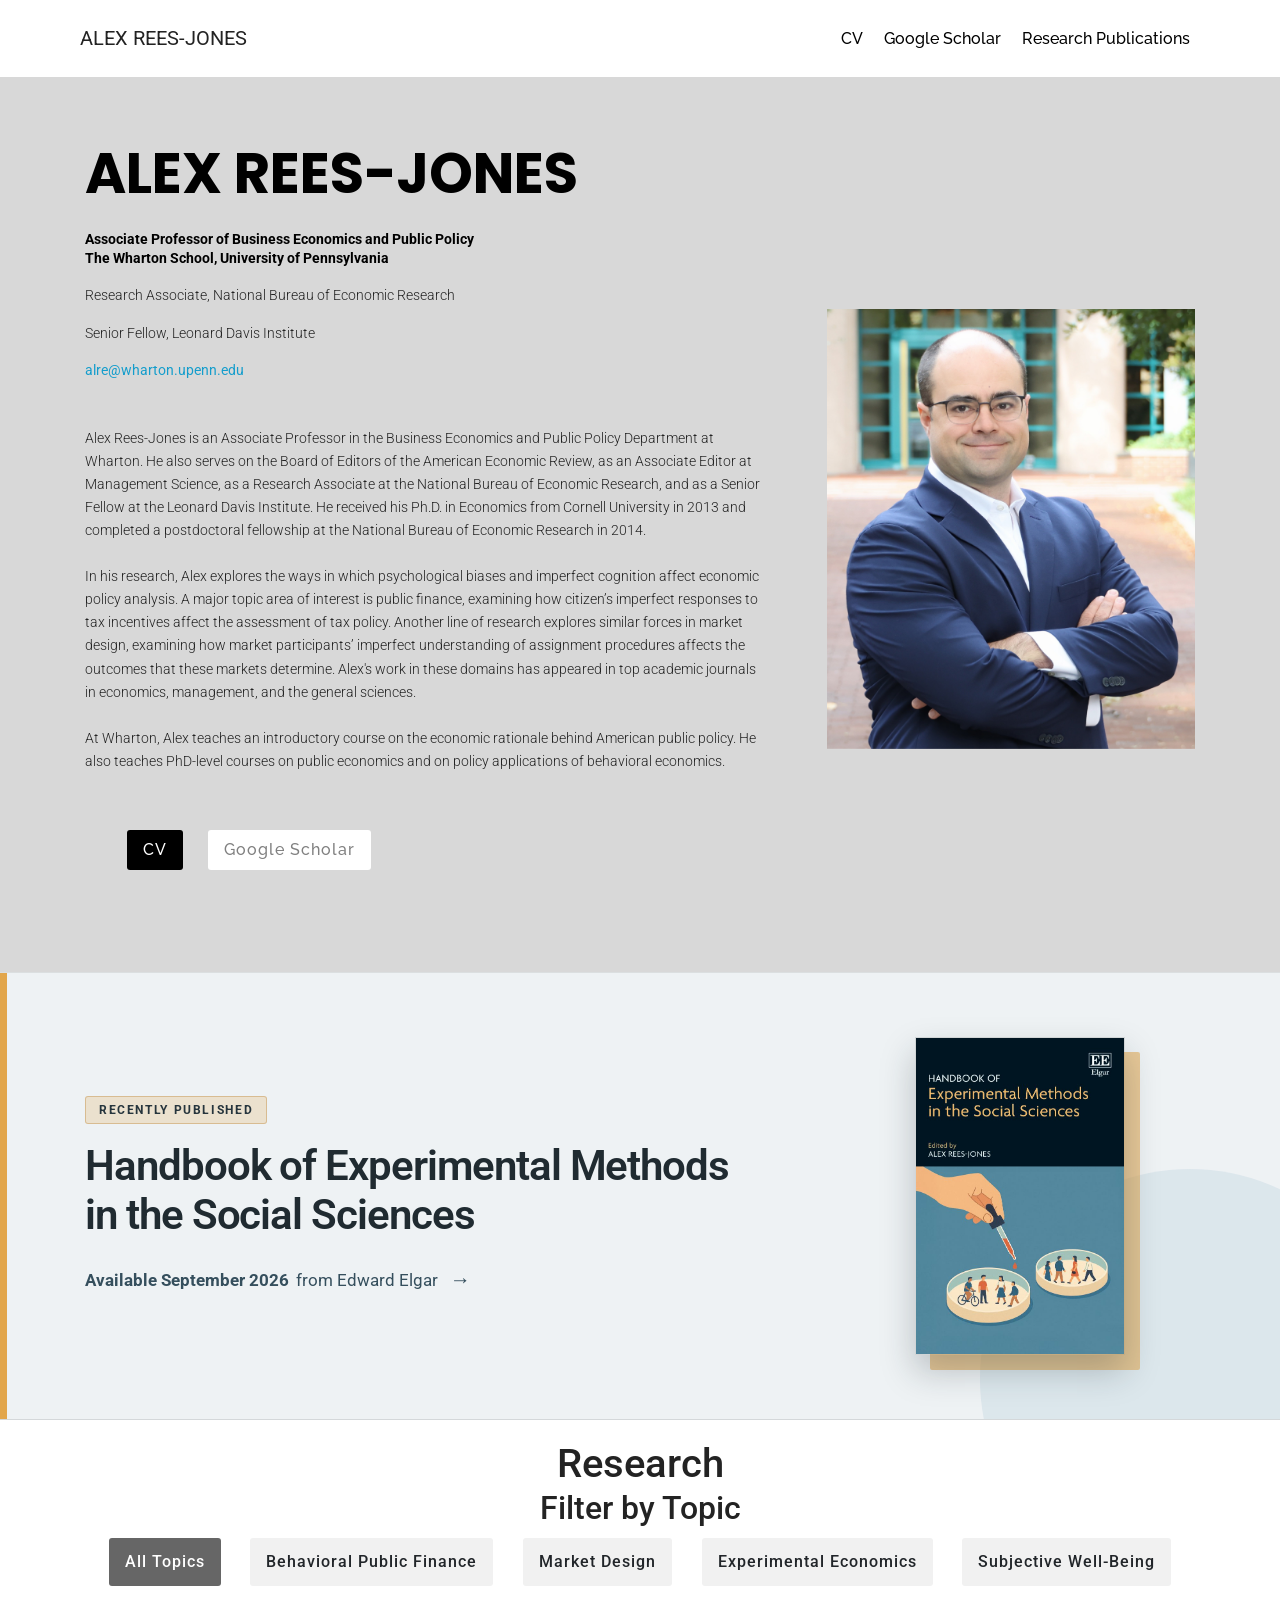
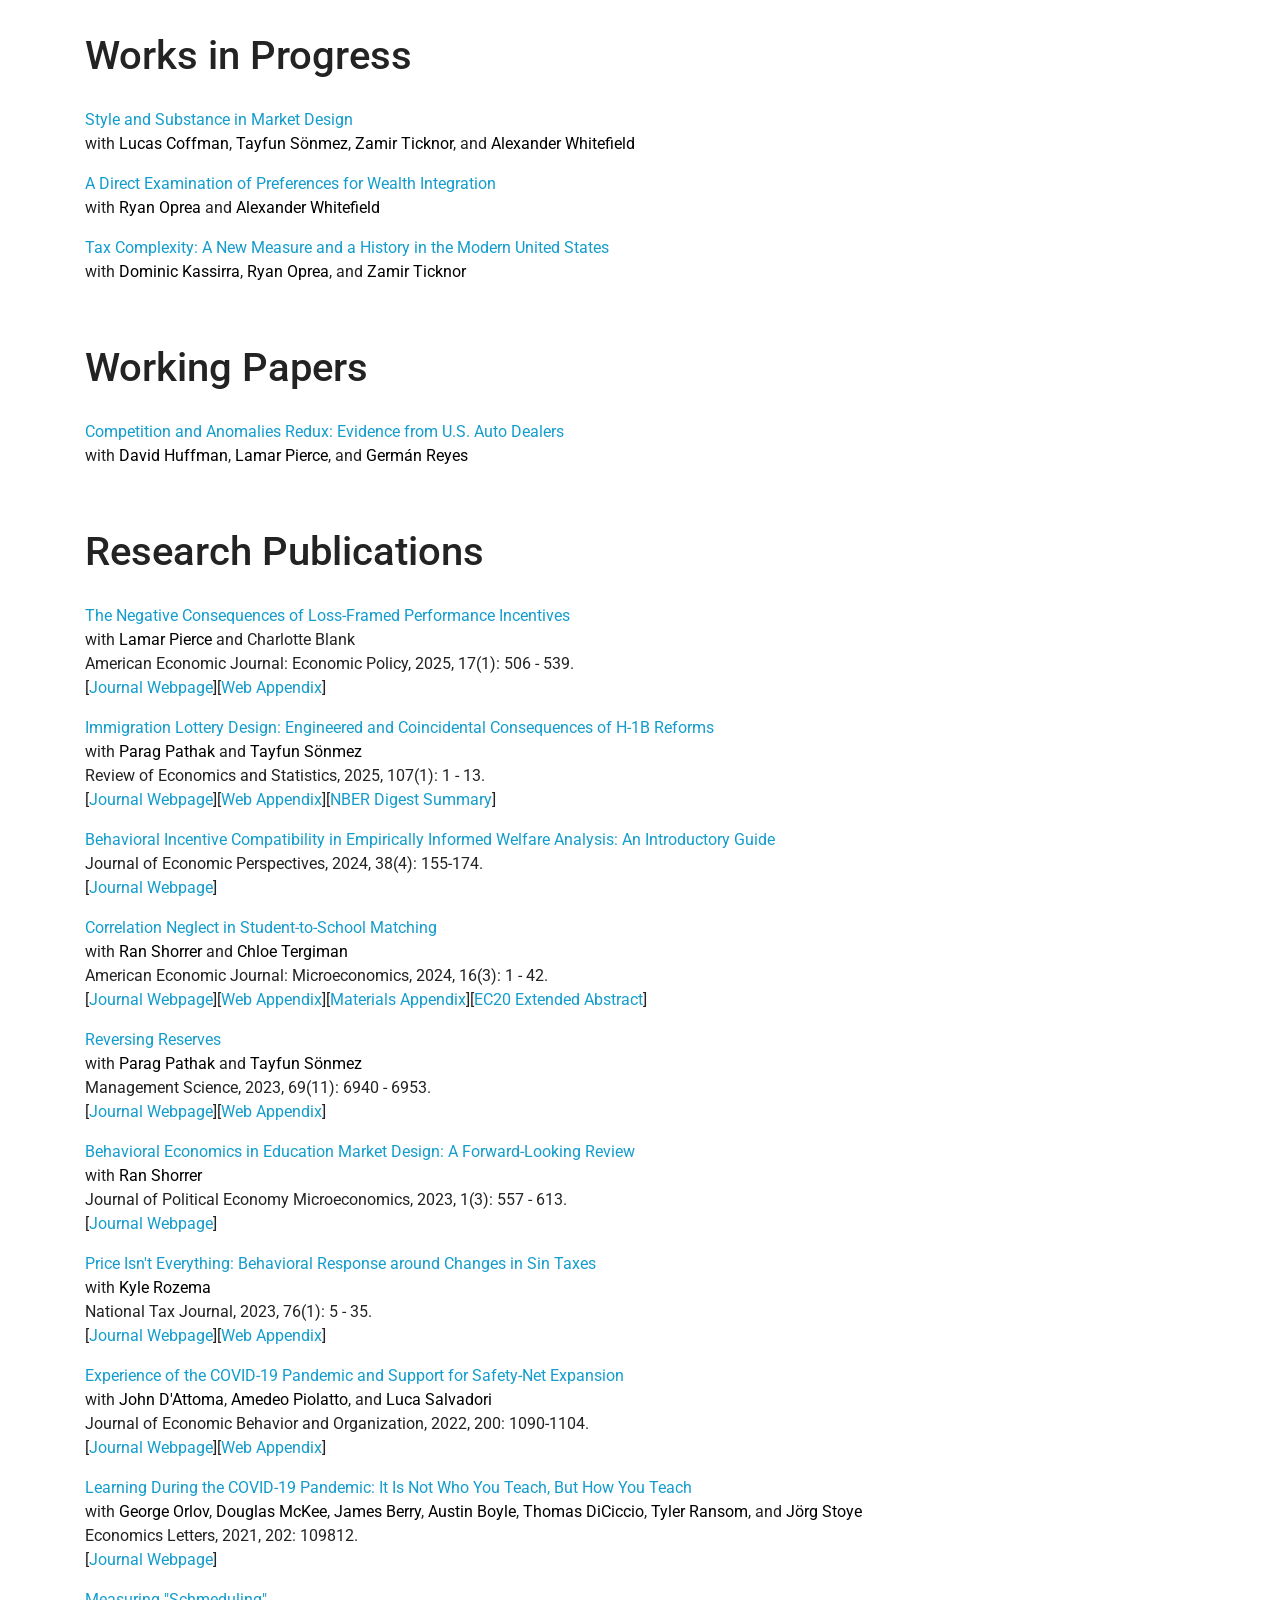
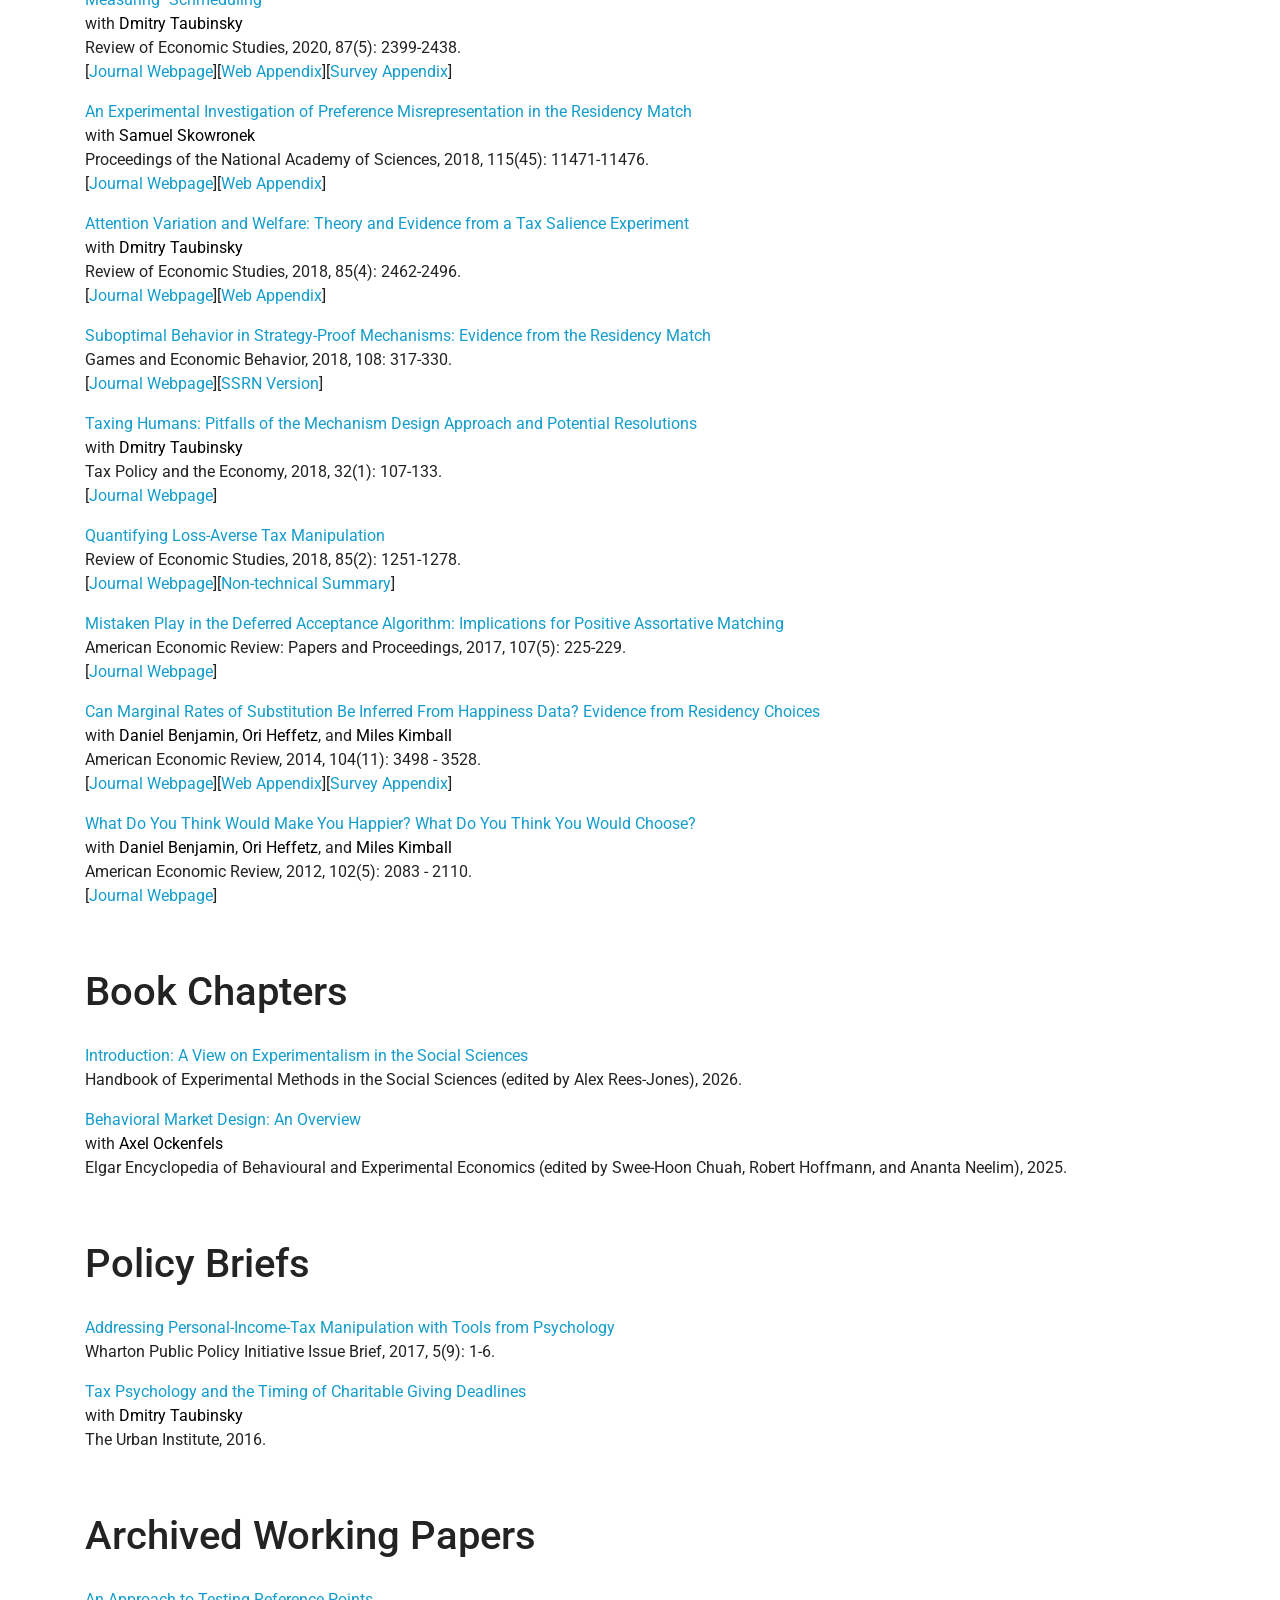
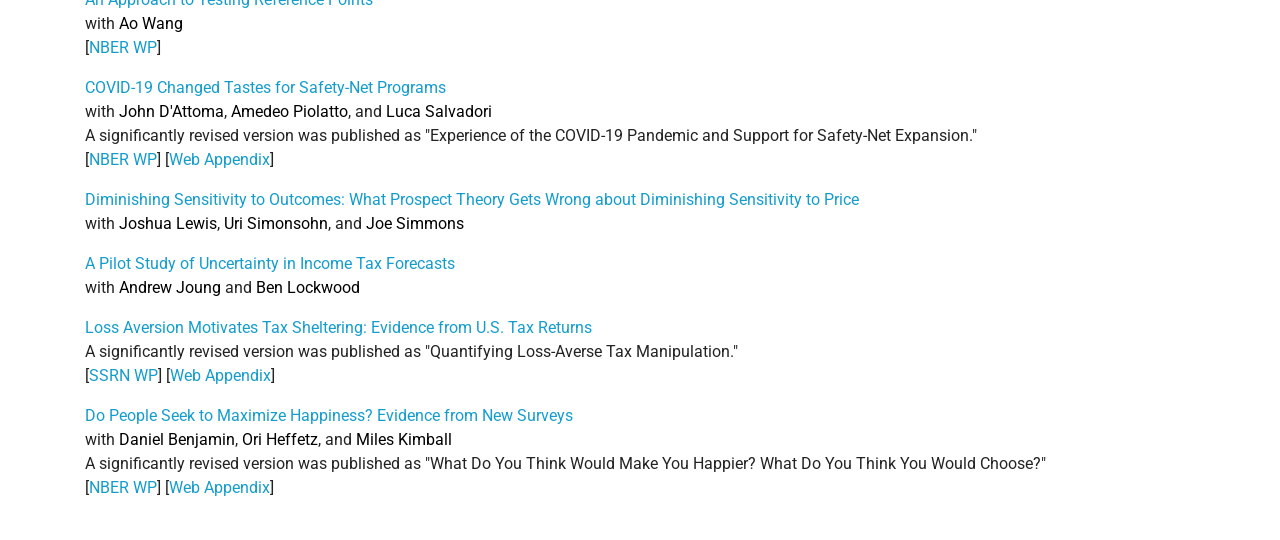
<file: index.html>
<!DOCTYPE html>
<html>
<head>
  
   <meta charset="UTF-8">
  <meta http-equiv="X-UA-Compatible" content="IE=edge">
  <meta name="generator" content="">
  <meta name="viewport" content="width=device-width, initial-scale=1, minimum-scale=1">
   <meta name="description" content="">
  
  <title>ALEX REES-JONES
</title>

  <meta content=
  "Alex Rees-Jones's academic webpage."
  name="description" />
  <meta content=
  "Alex Rees-Jones, Alexander Rees-Jones, Wharton, Economics, Wharton Economics, BEPP" name=
  "keywords" />


   <link rel="stylesheet" href="assets\tether\tether.min.css">
  <link rel="stylesheet" href="assets\bootstrap\css\bootstrap.min.css">
  <link rel="stylesheet" href="assets\bootstrap\css\bootstrap-grid.min.css">
  <link rel="stylesheet" href="assets\bootstrap\css\bootstrap-reboot.min.css">
  <link rel="stylesheet" href="assets\dropdown\css\style.css">
  <link rel="stylesheet" href="assets\animatecss\animate.min.css">
  <link rel="stylesheet" href="assets\theme\css\style.css">
  <link rel="stylesheet" href="assets\mbr\css\mbr-additional.css" type="text/css">
  
 <script src="https://ajax.googleapis.com/ajax/libs/jquery/3.5.1/jquery.min.js"></script>

<script>
  (function(i,s,o,g,r,a,m){i['GoogleAnalyticsObject']=r;i[r]=i[r]||function(){
  (i[r].q=i[r].q||[]).push(arguments)},i[r].l=1*new Date();a=s.createElement(o),
  m=s.getElementsByTagName(o)[0];a.async=1;a.src=g;m.parentNode.insertBefore(a,m)
  })(window,document,'script','https://www.google-analytics.com/analytics.js','ga');

  ga('create', 'UA-104441698-1', 'auto');
  ga('send', 'pageview');

</script>


<script>
$(document).ready(function(){
  $("h4").click(function(){
    $("p1.txt").toggle(300);
  });
});
</script>
 <style>
 
.filterDiv {

  display: none;
}

.show {
  display: block;
}

.container {
  margin-top: 20px;
  overflow: hidden;
}
 

/* Style the buttons */
.btn {
  border: none;
  outline: none;
  padding: 12px 16px;
  background-color: #f1f1f1;
  cursor: pointer;
}

.btn:hover {
  background-color: #ddd;
}

.btn.active {
  background-color: #666;
  color: white;
}
</style> 
  
</head>
<body>
  <section class="menu cid-rqEWqc2a2k" once="menu" id="menu2-1e">

    

    <nav class="navbar navbar-expand beta-menu navbar-dropdown align-items-center navbar-fixed-top navbar-toggleable-sm">
        <button class="navbar-toggler navbar-toggler-right" type="button" data-toggle="collapse" data-target="#navbarSupportedContent" aria-controls="navbarSupportedContent" aria-expanded="false" aria-label="Toggle navigation">
            <div class="hamburger">
                <span></span>
                <span></span>
                <span></span>
                <span></span>
            </div>
        </button>
        <div class="menu-logo">
            <div class="navbar-brand">
                
                   ALEX REES-JONES
             
                
            </div>
        </div>
        <div class="collapse navbar-collapse" id="navbarSupportedContent">
            <ul class="navbar-nav nav-dropdown nav-right" data-app-modern-menu="true"><li class="nav-item">
                    <a class="nav-link link text-black display-4" href="Rees-Jones%20CV.pdf" target="_blank">
                        CV</a>

                </li><li class="nav-item"><a class="nav-link link text-black display-4" href="https://scholar.google.com/citations?user=gaqjFHAAAAAJ&amp;hl=en">
                        Google Scholar</a></li>
                </li><li class="nav-item"><a class="nav-link link text-black display-4" href="index.html#pubs">
                        Research Publications</a></li>


</ul>
            
        </div>
    </nav>
</section>

<section class="engine"><a href=""></a></section><section class="header3 cid-ricv2BmCOb" id="header3-1d">

    

    

    <div class="container">
        <div class="media-container-row">
            <div class="mbr-figure" style="width: 60%;">
                <img src="https://alexreesjones.github.io/images/cover.jpeg" alt="" title="">
            </div>

            <div class="media-content">
                <h1 class="mbr-section-title mbr-white pb-3 mbr-fonts-style display-1"><strong>ALEX REES-JONES</strong></h1>
                <h3 class="mbr-section-subtitle align-left mbr-white mbr-light pb-3 mbr-fonts-style display-5"><strong>
				Associate Professor of Business Economics and Public Policy <br />
                                The Wharton School, University of Pennsylvania <br />
<br />
</strong><div>Research Associate, National Bureau of Economic Research </div> 
<br />
</strong><div>Senior Fellow, Leonard Davis Institute </div> 
<br />
<div><a href=
      "mailto:alre@wharton.upenn.edu">alre@wharton.upenn.edu</a></div><div>

                <div class="mbr-section-text mbr-white pb-3 ">
                    <p class="mbr-text mbr-fonts-style display-5">

<br>	
<br>		

Alex Rees-Jones is an Associate Professor in the Business Economics and Public Policy Department at Wharton. He also serves on the Board of Editors of the American Economic Review, as an Associate Editor at Management Science, as a Research Associate at the National Bureau of Economic Research, and as a Senior Fellow at the Leonard Davis Institute. He received his Ph.D. in Economics from Cornell University in 2013 and completed a postdoctoral fellowship at the National Bureau of Economic Research in 2014. 

<br>
<br>

In his research, Alex explores the ways in which psychological biases and imperfect cognition affect economic policy analysis. A major topic area of interest is public finance, examining how citizen’s imperfect responses to tax incentives affect the assessment of tax policy. Another line of research explores similar forces in market design, examining how market participants’ imperfect understanding of assignment procedures affects the outcomes that these markets determine. Alex's work in these domains has appeared in top academic journals in economics, management, and the general sciences. 

<br>
<br>

At Wharton, Alex teaches an introductory course on the economic rationale behind American public policy. He also teaches PhD-level courses on public economics and on policy applications of behavioral economics. 


 
<br>
                 </div>
                <div class="btn" style="background-color: #fff0;">
				<a class="btn btn-md btn-secondary display-4" href="https://alexreesjones.github.io/Rees-Jones%20CV.pdf" 
				target="_blank">CV</a> <a class="btn btn-md btn-white display-4" href="https://scholar.google.com/citations?user=gaqjFHAAAAAJ&amp;hl=en">Google Scholar</a></div>
            </div>
        </div>
    </div>


<br>

</section>







<section class="book-announcement" id="handbook">
  <div class="container">
    <div class="row align-items-center">

      <div class="col-lg-8 col-md-7 book-announcement-content">
        <div class="book-label">Recently Published</div>

        <h2 class="book-title">
          Handbook of Experimental Methods<br class="book-title-break">
          in the Social Sciences
        </h2>

        <a
          class="book-release-link"
          href="https://www.e-elgar.com/shop/usd/handbook-of-experimental-methods-in-the-social-sciences-9781035312627.html"
          target="_blank"
          rel="noopener noreferrer"
        >
          <span class="book-release-date">Available September 2026</span>
          <span class="book-publisher">from Edward Elgar</span>
          <span class="book-arrow" aria-hidden="true">&rarr;</span>
        </a>
      </div>

      <div class="col-lg-4 col-md-5 book-cover-column">
        <a
          class="book-cover-link"
          href="https://www.e-elgar.com/shop/usd/handbook-of-experimental-methods-in-the-social-sciences-9781035312627.html"
          target="_blank"
          rel="noopener noreferrer"
          aria-label="View Handbook of Experimental Methods in the Social Sciences on the Edward Elgar website"
        >
          <img
            class="book-cover"
            src="https://alexreesjones.github.io/images/handbook-experimental-methods.jpg"
            alt="Cover of Handbook of Experimental Methods in the Social Sciences"
          >
        </a>
      </div>

    </div>
  </div>
</section>



















































<section class="mbr-section article content9 cid-r3DtLcK8Cp" id="pubs"> 
<br />
<h1 class="text-center">
    Research
</h1>
<h2 class="text-center">
    Filter by Topic
</h2>

<div class="media-container-row"   >
<div id="myBtnContainer"   >
  <button class="btn active" onclick="filterSelection('all')"> All Topics</button>
  <button class="btn" onclick="filterSelection('BPF')"> Behavioral Public Finance</button>
  <button class="btn" onclick="filterSelection('MD')"> Market Design</button>
  <button class="btn" onclick="filterSelection('EE')"> Experimental Economics</button>
  <button class="btn" onclick="filterSelection('SWB')"> Subjective Well-Being</button>
</div>
</div>
<br />

<div class="container">





<div class="filterDiv general MD BPF EE">
    <h1>Works in Progress</h1>
</div>
    
<br />
	<div class="filterDiv MD EE">
        <p><a class="paper" href="">Style and Substance in Market Design</a><br />
        with <a class="coauthor" href="https://sites.google.com/site/lucascoffman/" style="color:black">Lucas Coffman</a>, <a class="coauthor" href="https://www.tayfunsonmez.net/" style="color:black"> Tayfun S<span>&#246;</span>nmez</a>, <a class="coauthor" href="" style="color:black">Zamir Ticknor</a>, and <a class="coauthor" href="https://sites.google.com/view/alexander-whitefield/" style="color:black"> Alexander Whitefield</a><br />
  	</p>
	</div>


	<div class="filterDiv EE">
        <p><a class="paper" href="">A Direct Examination of Preferences for Wealth Integration</a><br />
        with <a class="coauthor" href="https://www.ryanoprea.com/" style="color:black">Ryan Oprea</a> and <a class="coauthor" href="https://sites.google.com/view/alexander-whitefield/" style="color:black"> Alexander Whitefield</a><br />
  	</p>
	</div>

	<div class="filterDiv BPF">
        <p><a class="paper" href="">Tax Complexity: A New Measure and a History in the Modern United States</a><br />
        with <a class="coauthor" href="https://dominickassirra.github.io/" style="color:black"> Dominic Kassirra</a>, <a class="coauthor" href="https://www.ryanoprea.com/" style="color:black">Ryan Oprea</a>, and <a class="coauthor" href="" style="color:black">Zamir Ticknor</a><br />
  	</p>
	</div>

<br />



<br />















<div class="filterDiv general">
    <h1>Working Papers</h1>
</div>
    
<br />
	<div class="filterDiv general">
        <p><a class="paper" href="./papers/Competition and Anomalies Redux.pdf">Competition and Anomalies Redux: Evidence from U.S. Auto Dealers</a><br />
        with <a class="coauthor" href="http://www.dbhuffman.com/" style="color:black">David Huffman</a>, <a class="coauthor" href="https://www.lamarpierce.net/" style="color:black">Lamar Pierce</a>, and <a class="coauthor" href="https://germanr.com/" style="color:black">Germán Reyes</a><br />
  	</p>
	</div>



<br />



<br />


    <h1>Research Publications</h1>

    
<br />
	<div class="filterDiv general">
        <p><a class="paper" href="./papers/The Negative Consequences of Loss-Framed Performance Incentives.pdf">The Negative Consequences of Loss-Framed Performance Incentives</a><br />
        with <a class="coauthor" href="https://www.lamarpierce.net/" style="color:black">Lamar Pierce</a> and <a class="coauthor" ">Charlotte Blank</a><br />
<a class="journal">American Economic Journal: Economic Policy,</a> 2025, 17(1): 506 - 539.<br />
[<a href= "https://www.aeaweb.org/articles?id=10.1257/pol.20220512">Journal Webpage</a>][<a href= "./papers/Appendix To The Negative Consequences of Loss-Framed Performance Incentives.pdf">Web Appendix</a>] <br />
  	</p>
	</div>





	<div class="filterDiv MD">
        <p><a class="paper" href="./papers/Immigration Lottery Design.pdf">Immigration Lottery Design: Engineered and Coincidental Consequences of H-1B Reforms</a><br />
        with <a class="coauthor" href="https://economics.mit.edu/faculty/ppathak" style="color:black">Parag Pathak</a> and <a class="coauthor" href="https://www.tayfunsonmez.net/" style="color:black"> Tayfun S<span>&#246;</span>nmez</a><br />
	<a class="journal">Review of Economics and Statistics,</a> 2025, 107(1): 1 - 13.<br />
	[<a href= "https://direct.mit.edu/rest/article/doi/10.1162/rest_a_01252/113167/Immigration-Lottery-Design-Engineered-and">Journal Webpage</a>][<a href= "./papers/Immigration Lottery Design Appendix.pdf">Web Appendix</a>][<a href= "https://www.nber.org/digest/apr20/w26767.shtml">NBER Digest Summary</a>]
  	</p>
	</div>

	<div class="filterDiv BPF MD">
        <p><a class="paper" href="./papers/rees-jones-2024-behavioral-incentive-compatibility-and-empirically-informed-welfare-analysis-an-introductory-guide.pdf">Behavioral Incentive Compatibility in Empirically Informed Welfare Analysis: An Introductory Guide</a><br />
<a class="journal">Journal of Economic Perspectives, </a> 2024, 38(4): 155-174.  <br />
	[<a href= "https://www.aeaweb.org/articles?id=10.1257/jep.38.4.155">Journal Webpage</a>]
  	</p>
	</div>

	<div class="filterDiv MD EE">
        <p><a class="paper" href="./papers/Correlation Neglect in Student-to-School Matching.pdf">Correlation Neglect in Student-to-School Matching</a><br />
        with <a class="coauthor" href="http://rshorrer.weebly.com/" style="color:black">Ran Shorrer</a> and <a class="coauthor" href="https://sites.psu.edu/chloetergiman/" style="color:black">Chloe Tergiman</a><br />
	<a class="journal">American Economic Journal: Microeconomics, </a> 2024, 16(3): 1 - 42.  <br />
	[<a href= "https://www.aeaweb.org/articles?id=10.1257/mic.20200407">Journal Webpage</a>][<a href= "./papers/Correlation Neglect in Student to School Matching Appendix.pdf">Web Appendix</a>][<a href= "./papers/Correlation Neglect in Student to School Matching Materials Appendix.pdf">Materials Appendix</a>][<a href= "./papers/Correlation Neglect in Student-to-School Matching EC20.pdf">EC20 Extended Abstract</a>]
  	</p>
	</div>

	<div class="filterDiv MD EE">
        <p><a class="paper" href="./papers/Reversing Reserves.pdf">Reversing Reserves</a><br />
        with <a class="coauthor" href="https://economics.mit.edu/faculty/ppathak" style="color:black">Parag Pathak</a> and <a class="coauthor" href="https://www.tayfunsonmez.net/" style="color:black">Tayfun S<span>&#246;</span>nmez</a><br />
	<a class="journal">Management Science,</a> 2023, 69(11): 6940 - 6953. <br />
	[<a href= "https://pubsonline.informs.org/doi/10.1287/mnsc.2023.4669">Journal Webpage</a>][<a href= "./papers/Reversing Reserves Appendix.pdf">Web Appendix</a>]
  	</p>
	</div>

	<div class="filterDiv MD">
        <p><a class="paper" href="./papers/Behavioral Economics in Education Market Design.pdf">Behavioral Economics in Education Market Design: A Forward-Looking Review</a><br />
        with <a class="coauthor" href="http://rshorrer.weebly.com/" style="color:black">Ran Shorrer</a><br />
	<a class="journal">Journal of Political Economy Microeconomics, </a> 2023, 1(3): 557 - 613. <br />
[<a href= "https://www.journals.uchicago.edu/doi/10.1086/725054">Journal Webpage</a>]
  	</p>
	</div>


	<div class="filterDiv BPF">
        <p><a class="paper" href="./papers/Price_Isn't_Everything.pdf">Price Isn't Everything: Behavioral Response around Changes in Sin Taxes</a><br />
        with <a class="coauthor" href="http://kylerozema.com/" style="color:black">Kyle Rozema</a><br />
	<a class="journal">National Tax Journal,</a> 2023, 76(1): 5 - 35.<br />
[<a href= "https://www.journals.uchicago.edu/doi/full/10.1086/723093">Journal Webpage</a>][<a href = "./papers/Price_Isn't_Everything_Appendix.pdf">Web Appendix</a>]
  	</p>
	</div>

	<div class="filterDiv BPF">
        <p><a class="paper" href="./papers/COVID and Safetynet Expansion.pdf">Experience of the COVID-19 Pandemic and Support for
Safety-Net Expansion</a><br />
        with <a class="coauthor" href="http://business-school.exeter.ac.uk/about/people/profile/index.php?web_id=John_DAttoma" style="color:black">John D'Attoma</a>, <a class="coauthor" href="https://sites.google.com/site/piolatto/" style="color:black">Amedeo Piolatto</a>, and <a class="coauthor" href="https://lucasalvadori.weebly.com/" style="color:black">Luca Salvadori</a><br />
<a class="journal">Journal of Economic Behavior and Organization,</a> 2022, 200: 1090-1104. <br />
[<a href= "https://doi.org/10.1016/j.jebo.2022.07.002">Journal Webpage</a>][<a href = "./papers/Online Appendix for Experience of the COVID19 Pandemic and Support for Safetynet Expansion.pdf">Web Appendix</a>]
  	</p>
	</div>


	<div class="filterDiv general">
        <p><a class="paper" href="./papers/Learning during a pandemic.pdf">Learning During the COVID-19 Pandemic: It Is Not Who You Teach, But How You Teach</a><br />
        with <a class="coauthor" href="https://sites.google.com/site/orlovecon/home?authuser=0" style="color:black">George Orlov</a>, <a class="coauthor" href="https://dougmckee.net/" style="color:black">Douglas McKee</a>, <a class="coauthor" href="https://sites.google.com/site/econjimberry/" style="color:black">James Berry</a>, <a class="coauthor" href="https://sites.google.com/site/austinboyle/" style="color:black">Austin Boyle</a>, <a class="coauthor" href="https://stat.cornell.edu/people/faculty/thomas-diciccio" style="color:black">Thomas DiCiccio</a>, <a class="coauthor" href="https://tyleransom.github.io/research.html" style="color:black">Tyler Ransom</a>, and <a class="coauthor" href="https://stoye.economics.cornell.edu/" style="color:black">Jörg Stoye</a>           <br />
	<a class="journal">Economics Letters,</a> 2021, 202: 109812.  <br />
[<a href= "https://www.sciencedirect.com/science/article/pii/S0165176521000896?dgcid=coauthor">Journal Webpage</a>]
  	</p>
	</div>

	<div class="filterDiv BPF EE">
        <p><a class="paper" href="./papers/Measuring Schmeduling.pdf">Measuring "Schmeduling"</a><br />
        with <a class="coauthor" href="https://www.dmitrytaubinsky.com/" style="color:black">Dmitry Taubinsky</a><br />
	<a class="journal">Review of Economic Studies,</a> 2020, 87(5): 2399-2438.  <br />
	[<a href= "https://academic.oup.com/restud/advance-article/doi/10.1093/restud/rdz045/5569886?guestAccessKey=7a6e59c3-8af5-4abe-a51c-2ad06c4fa8d2">Journal Webpage</a>][<a href = "./papers/Measuring Schmeduling Online Appendix.pdf">Web Appendix</a>][<a href=
        "./papers/Measuring Schmeduling Survey Appendix.pdf">Survey Appendix</a>]
  	</p>
	</div>

	<div class="filterDiv MD EE">
        <p><a class="paper" href="http://www.pnas.org/content/pnas/115/45/11471.full.pdf">An Experimental Investigation of Preference Misrepresentation in the
  Residency Match </a><br />
        with <a class="coauthor" href="https://oid.wharton.upenn.edu/profile/samsko/" style="color:black">Samuel Skowronek</a><br />
        <a class="journal">Proceedings of the National Academy of Sciences,</a> 2018, 115(45): 11471-11476.<br />
	[<a href= "http://www.pnas.org/content/early/2018/10/22/1803212115">Journal Webpage</a>][<a href=
        "http://www.pnas.org/content/pnas/suppl/2018/10/22/1803212115.DCSupplemental/pnas.1803212115.sapp.pdf">Web Appendix</a>] <br />
  	</p>
	</div>

	<div class="filterDiv BPF EE">
        <p><a class="paper" href="./papers/Attention Variation and Welfare.pdf">Attention Variation and Welfare: Theory and Evidence from a Tax Salience Experiment</a><br />
        with <a class="coauthor" href="https://www.dmitrytaubinsky.com/" style="color:black">Dmitry Taubinsky</a><br />
        <a class="journal">Review of Economic Studies,</a> 2018, 85(4): 2462-2496.  <br />
	[<a href = "https://academic.oup.com/restud/article/85/4/2462/4665811?guestAccessKey=71f8d1bb-ff9a-477c-a482-d36d4dfc3bea">Journal Webpage</a>][<a href=
        "./papers/Appendix_to_Attention_Variation_and_Welfare.pdf">Web Appendix</a>] <br />
  	</p>
	</div>
    
	<div class="filterDiv MD EE">
        <p><a class="paper" href=
        "./papers/Suboptimal Behavior in Strategy-Proof Mechanisms.pdf">
        Suboptimal Behavior in Strategy-Proof Mechanisms: Evidence from the Residency Match</a><br />
        <a class="journal">Games and Economic Behavior,</a>  2018, 108: 317-330.<br />
	[<a href= "https://doi.org/10.1016/j.geb.2017.04.011">Journal Webpage</a>][<a href=
        "https://papers.ssrn.com/sol3/papers.cfm?abstract_id=2662670">SSRN Version</a>]<br />
  	</p>
	</div>

	<div class="filterDiv BPF">
       <p><a class="paper" href="./papers/Taxing Humans.pdf">Taxing Humans: Pitfalls of the Mechanism Design Approach and Potential Resolutions</a><br />
        with <a class="coauthor" href="https://www.dmitrytaubinsky.com/" style="color:black">Dmitry Taubinsky</a><br />
         <a class="journal">Tax Policy and the Economy,</a> 2018, 32(1): 107-133.<br />
	[<a href= "https://doi.org/10.1086/697139">Journal Webpage</a>]<br />
  	</p>
	</div>

	<div class="filterDiv BPF">
  	  <p><a class="paper" href="./papers/Quantifying Loss-Averse Tax Manipulation.pdf">Quantifying Loss-Averse Tax Manipulation</a><br />
        <a class="journal">Review of Economic Studies,</a> 2018, 85(2): 1251-1278.<br />
	[<a href= "https://academic.oup.com/restud/article/85/2/1251/3897019?guestAccessKey=a72df54c-cad9-4195-bd47-7a915dbb132b">Journal Webpage</a>][<a href=
        "./papers/PPI Issue Brief Vol5 No9_3.pdf">Non-technical Summary</a>]<br />
  	</p>
	</div>

	<div class="filterDiv MD">
        <p><a class="paper" href=
        "./papers/Mistaken Play in the Deferred Acceptance Algorithm.pdf">
        Mistaken Play in the Deferred Acceptance Algorithm: Implications for Positive Assortative Matching</a><br />
        <a class="journal">American Economic Review: Papers and Proceedings,</a> 2017, 107(5): 225-229.<br />
	[<a href= "https://www.aeaweb.org/articles?id=10.1257/aer.p20171028">Journal Webpage</a>]<br />
  	</p>
	</div>

	<div class="filterDiv SWB MD EE">
       <p><a class="paper" href=
        "./papers/Can MRSs Be Inferred From Happiness Data.pdf">Can
Marginal Rates of Substitution Be Inferred From Happiness Data? Evidence from
Residency Choices</a><br />
        with <a class="coauthor" href=
        "https://www.danieljbenjamin.com/" style="color:black">
        Daniel Benjamin</a>, <a class="coauthor" href=
        "http://users.nber.org/~heffetz/" style="color:black">
        Ori Heffetz</a>, and 
<a class="coauthor" href=
        "http://www-personal.umich.edu/~mkimball/" style="color:black">
        Miles Kimball</a> <br />
        <a class="journal">American Economic Review</a>, 2014, 104(11): 3498 - 3528.<br />
       [<a href= "https://www.aeaweb.org/articles?id=10.1257/aer.104.11.3498">Journal Webpage</a>][<a href=
        "./papers/web-appendix-to-can-MRSs-be-inferred-from-happiness-data.pdf">Web Appendix</a>][<a href="./papers/survey-appendix-to-can-MRSs-be-inferred-from-happiness-data.pdf">Survey Appendix</a>] <br />
 </p>
	
<a id="papers"> </a>
</div>

	<div class="filterDiv SWB EE">
 <p><a class="paper" href=
        "./papers/What Do You Think Would Make You Happier.pdf">What
Do You Think Would Make You Happier? What Do You Think You Would Choose?</a><br />
        with <a class="coauthor" href=
        "https://www.danieljbenjamin.com/" style="color:black">
        Daniel Benjamin</a>, <a class="coauthor" href=
        "http://users.nber.org/~heffetz/" style="color:black">
        Ori Heffetz</a>, and 
<a class="coauthor" href=
        "http://www-personal.umich.edu/~mkimball/" style="color:black"> 
        Miles Kimball</a> <br />
        <a class="journal">American Economic Review</a>, 2012, 102(5): 2083 - 2110.  <br />
	[<a href= "https://www.aeaweb.org/articles?id=10.1257/aer.102.5.2083">Journal Webpage</a>]  <br />
	
 </p>
	</div>

        
<br />

<br />


<div class="filterDiv MD EE">
				<h1>Book Chapters</h2>
	</div>


<br />

	<div class="filterDiv EE">
        <p><a class="paper" href="./papers/A View on Experimentalism in the Social Sciences.pdf">Introduction: A View on Experimentalism in the Social Sciences</a><br />
        <a class="journal">Handbook of Experimental Methods in the Social Sciences (edited by Alex Rees-Jones)</a>, 2026.<br/>
				</p>
	</div>


	<div class="filterDiv MD">
        <p><a class="paper" href="https://www.elgaronline.com/display/book/9781802207736/chapter27.xml">Behavioral Market Design: An Overview</a><br />
        with <a class="coauthor" href="https://www.coll.mpg.de/axel-ockenfels" style="color:black">Axel Ockenfels</a><br />
        <a class="journal">Elgar Encyclopedia of Behavioural and Experimental Economics (edited by Swee-Hoon Chuah, Robert Hoffmann, and Ananta Neelim)</a>, 2025.<br/>
				</p>
	</div>

<br />

<br />



















<div class="filterDiv BPF">
				<h1>Policy Briefs</h2>
	</div>


<br />

	<div class="filterDiv BPF RD">
        <p><a class="paper" href="./papers/PPI Issue Brief Vol5 No9_3.pdf">Addressing Personal-Income-Tax Manipulation with Tools from Psychology</a><br />
        <a class="journal">Wharton Public Policy Initiative Issue Brief</a>, 2017, 5(9): 1-6. <br/>
				</p>
	</div>

	<div class="filterDiv BPF">
        <p><a class="paper" href="./papers/Tax-Psychology-and-the-Timing-of-Charitable-Giving-Deadlines.pdf">Tax Psychology and the Timing of Charitable Giving Deadlines</a><br />
        with <a class="coauthor" href="https://www.dmitrytaubinsky.com/" style="color:black">Dmitry Taubinsky</a><br />
        <a class="journal">The Urban Institute</a>, 2016.<br/>
				</p>
	</div>

<br />

<br />

<div class="filterDiv BPF EE SWB">
<h1> Archived Working Papers</h1>
	</div>
<br />

	<div class="filterDiv EE">
        <p><a class="paper" href="./papers/An Approach to Testing Reference Points.pdf">An Approach to Testing Reference Points</a><br />
        with <a class="coauthor" href="https://sites.google.com/view/ao-wang/home" style="color:black">Ao Wang</a><br />
 [<a href=
        "https://www.nber.org/papers/w30773">NBER WP</a>] <br />  	
</p>
	</div>

	<div class="filterDiv BPF">
        <p><a class="paper" href="./papers/COVID-19 changed tastes for safety-net programs.pdf">COVID-19 Changed Tastes for Safety-Net Programs</a><br />
        with <a class="coauthor" href="http://business-school.exeter.ac.uk/about/people/profile/index.php?web_id=John_DAttoma" style="color:black">John D'Attoma</a>, <a class="coauthor" href="https://sites.google.com/site/piolatto/" style="color:black">Amedeo Piolatto</a>, and <a class="coauthor" href="https://lucasalvadori.weebly.com/" style="color:black">Luca Salvadori</a><br />
A significantly revised version was published as "Experience of the COVID-19 Pandemic and Support for
Safety-Net Expansion." <br />
 [<a href=
        "https://www.nber.org/papers/w27865">NBER WP</a>] [<a href=
        "./papers/Online Appendix to COVID-19 Changed Tastes for Safety-Net Programs.pdf">Web Appendix</a>] <br />
  	</p>
	</div>

	<div class="filterDiv EE ">
        <p><a class="paper" href="./papers/Diminishing Sensitivity to Outcomes.pdf">Diminishing Sensitivity to Outcomes: What Prospect Theory Gets Wrong about Diminishing Sensitivity to Price</a><br />
        with <a class="coauthor" href="https://www.joshua-lewis.net/" style="color:black">Joshua Lewis</a>, <a class="coauthor" href="http://urisohn.com/" style="color:black">Uri Simonsohn</a>, and <a 	class="coauthor" href="https://oid.wharton.upenn.edu/profile/jsimmo/" style="color:black">Joe Simmons</a> <br />
  	</p>
	</div>


	<div class="filterDiv BPF EE">
        <p><a class="paper" href="./papers/A Pilot Study of Uncertainty in Income Tax Forecasts.pdf">A Pilot Study of Uncertainty in Income Tax Forecasts</a><br />
        with <a class="coauthor" href="https://andrewjoung.com/" style="color:black">Andrew Joung</a> and <a 	class="coauthor" href="https://benlockwood.com/" style="color:black">Ben Lockwood</a> <br />
  	</p>
	</div>


	<div class="filterDiv BPF">
  	  <p><a class="paper" href="./papers/Loss Aversion Motivates Tax Sheltering.pdf">Loss Aversion Motivates Tax Sheltering: Evidence from U.S. Tax Returns</a><br />
A significantly revised version was published as "Quantifying Loss-Averse Tax Manipulation." <br />
 [<a href=
        "https://papers.ssrn.com/sol3/papers.cfm?abstract_id=2330980">SSRN WP</a>] [<a href=
        "./papers/Loss-Aversion-Motivates-Tax-Sheltering-Appendix.pdf">Web Appendix</a>] 
  	</p>
	</div>


	<div class="filterDiv SWB EE">
 <p><a class="paper" href="./papers/Do People Seek to Maximize Happiness.pdf">Do People Seek to Maximize Happiness? Evidence from New Surveys</a><br />
        with <a class="coauthor" href=
        "https://www.danieljbenjamin.com/" style="color:black">
        Daniel Benjamin</a>, <a class="coauthor" href=
        "http://users.nber.org/~heffetz/" style="color:black">
        Ori Heffetz</a>, and 
<a class="coauthor" href=
        "http://www-personal.umich.edu/~mkimball/" style="color:black"> 
        Miles Kimball</a> <br />
        A significantly revised version was published as "What Do You Think Would Make You Happier? What Do You Think You Would Choose?" <br />
  [<a href=
        "https://www.nber.org/papers/w16489">NBER WP</a>] [<a href=
        "./papers/web-appendix-to-do-people-seek-to-maximize-happiness.pdf">Web Appendix</a>]  <br />
 </p>
	</div>


<br />

	</div>


 </section>
<script>
filterSelection("all")
function filterSelection(c) {
  var x, i;
  x = document.getElementsByClassName("filterDiv");
  if (c == "all") c = "";
  for (i = 0; i < x.length; i++) {
    w3RemoveClass(x[i], "show");
    if (x[i].className.indexOf(c) > -1) w3AddClass(x[i], "show");
  }
}

function w3AddClass(element, name) {
  var i, arr1, arr2;
  arr1 = element.className.split(" ");
  arr2 = name.split(" ");
  for (i = 0; i < arr2.length; i++) {
    if (arr1.indexOf(arr2[i]) == -1) {element.className += " " + arr2[i];}
  }
}

function w3RemoveClass(element, name) {
  var i, arr1, arr2;
  arr1 = element.className.split(" ");
  arr2 = name.split(" ");
  for (i = 0; i < arr2.length; i++) {
    while (arr1.indexOf(arr2[i]) > -1) {
      arr1.splice(arr1.indexOf(arr2[i]), 1);     
    }
  }
  element.className = arr1.join(" ");
}

// Add active class to the current button (highlight it)
var btnContainer = document.getElementById("myBtnContainer");
var btns = btnContainer.getElementsByClassName("btn");
for (var i = 0; i < btns.length; i++) {
  btns[i].addEventListener("click", function(){
    var current = document.getElementsByClassName("active");
    current[0].className = current[0].className.replace(" active", "");
    this.className += " active";
  });
}
</script>


  <script src="assets\web\assets\jquery\jquery.min.js"></script>
  <script src="assets\popper\popper.min.js"></script>
  <script src="assets\tether\tether.min.js"></script>
  <script src="assets\bootstrap\js\bootstrap.min.js"></script>
  <script src="assets\dropdown\js\script.min.js"></script>
  <script src="assets\touchswipe\jquery.touch-swipe.min.js"></script>
  <script src="assets\viewportchecker\jquery.viewportchecker.js"></script>
  <script src="assets\smoothscroll\smooth-scroll.js"></script>

  
  
 
  </body>
</html>
</file>
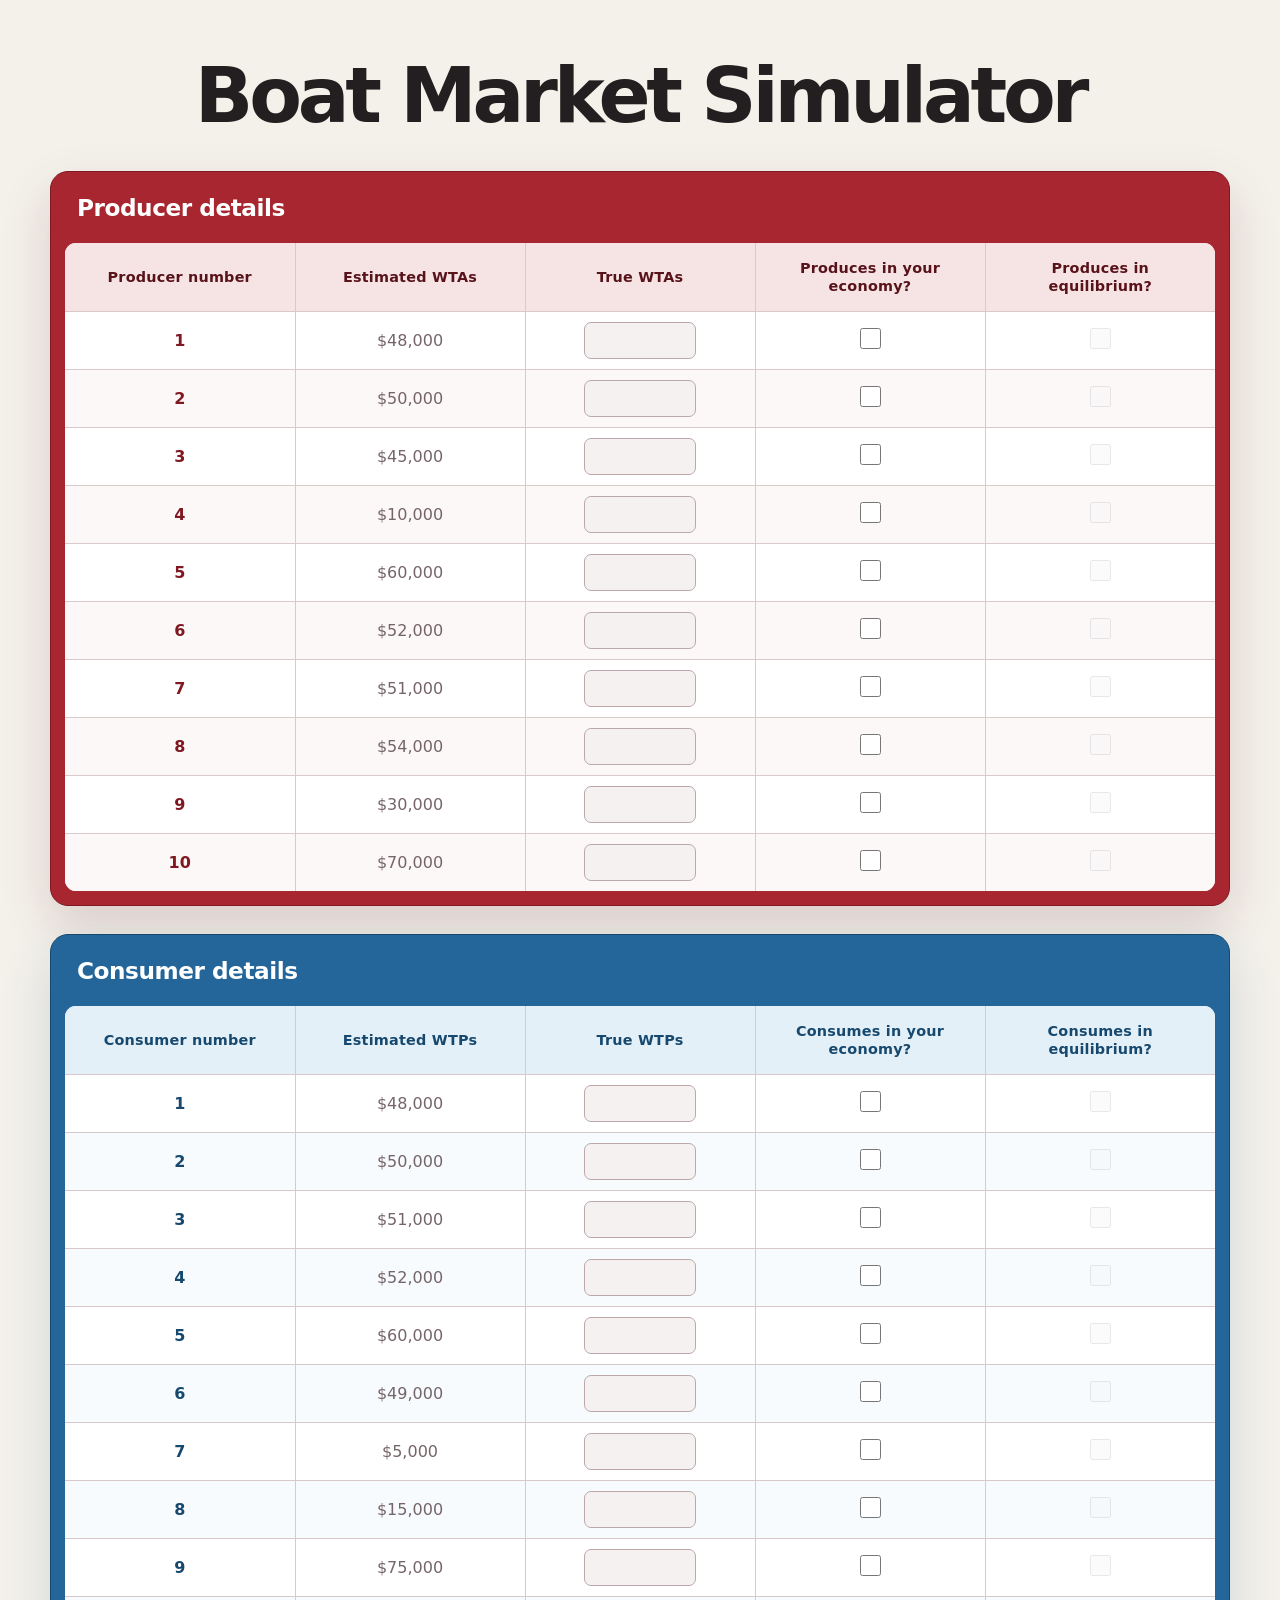
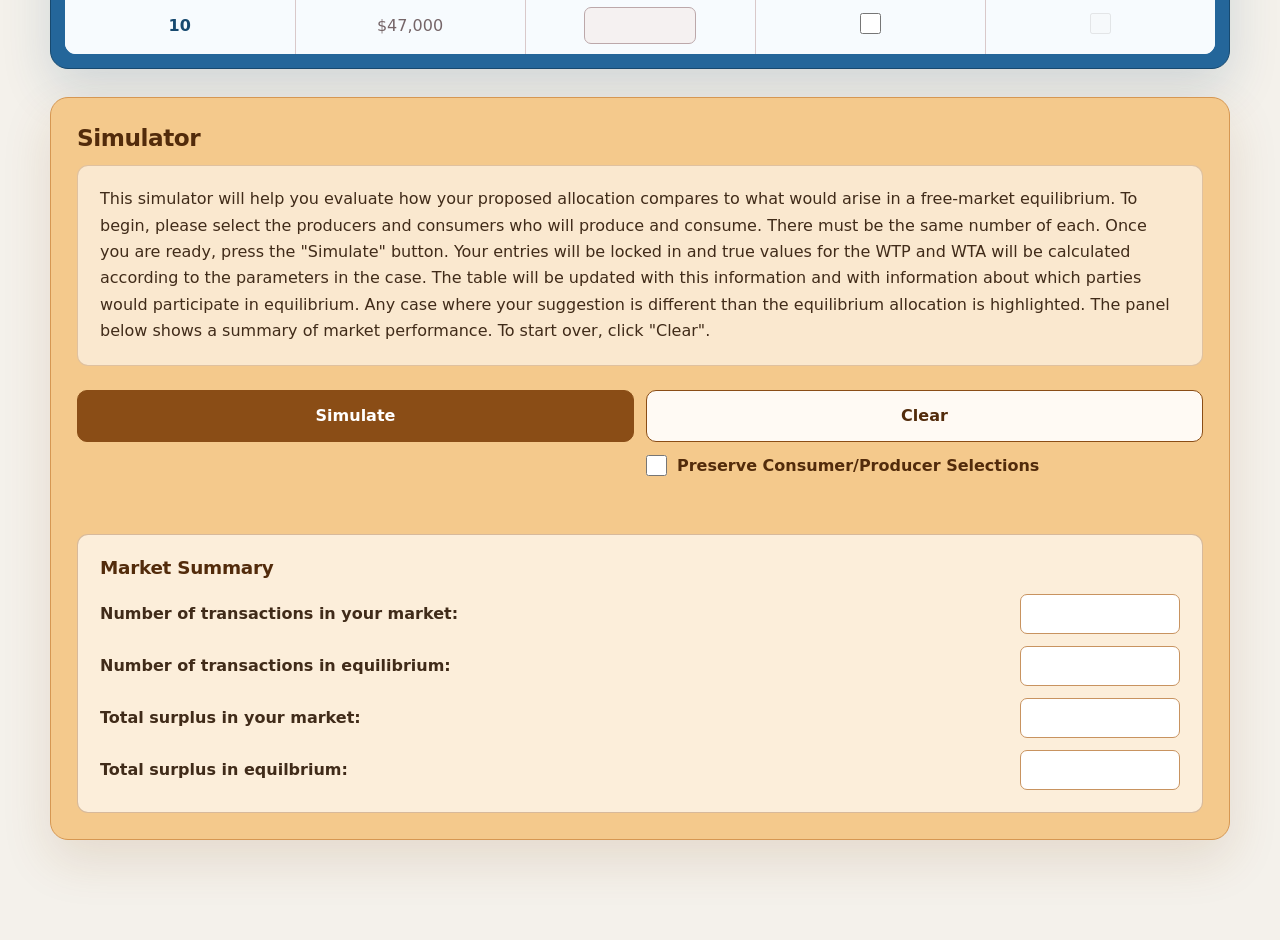
<file: boatsimulation.html>
<!doctype html>
<html lang="en">
<head>
  <meta charset="utf-8">
  <meta name="viewport" content="width=device-width, initial-scale=1">
  <title>Boat Market Simulator</title>
  <style>
    :root { --page:#f4f1eb; --ink:#231f20; --red:#a7262f; --red-dark:#7f1821; --red-soft:#f6e4e5; --blue:#24669a; --blue-dark:#17496f; --blue-soft:#e4f0f8; --orange:#f4c98c; --orange-dark:#8a4d16; --line:#d9c9ca; --white:#fff; }
    * { box-sizing:border-box; }
    body { margin:0; min-height:100vh; background:var(--page); color:var(--ink); font-family:Inter,ui-sans-serif,system-ui,-apple-system,BlinkMacSystemFont,"Segoe UI",sans-serif; }
    main { width:min(1180px,calc(100% - 40px)); margin:0 auto; padding:58px 0 72px; }
    h1 { margin:0 0 38px; text-align:center; font-size:clamp(2.35rem,6vw,4.8rem); line-height:.98; letter-spacing:-.055em; }
    .panel { overflow:hidden; margin-bottom:28px; border:1px solid var(--red-dark); border-radius:18px; background:var(--red); box-shadow:0 20px 50px rgba(84,21,26,.16); }
    .panel-title { margin:0; padding:22px 26px; color:var(--white); font-size:1.45rem; letter-spacing:-.02em; }
    .table-wrap { margin:0 14px 14px; overflow-x:auto; border-radius:11px; background:var(--white); }
    table { width:100%; min-width:900px; border-collapse:collapse; table-layout:fixed; }
    th,td { height:58px; padding:10px 16px; border-right:1px solid var(--line); border-bottom:1px solid var(--line); text-align:center; vertical-align:middle; }
    th:last-child,td:last-child { border-right:0; }
    tbody tr:last-child td { border-bottom:0; }
    th { height:68px; background:var(--red-soft); color:#58131a; font-size:.9rem; line-height:1.25; letter-spacing:.015em; }
    tbody tr:nth-child(even) { background:#fcf8f8; }
    tbody tr:hover { background:#f9eeee; }
    tbody tr.allocation-mismatch,
    .consumer-panel tbody tr.allocation-mismatch { background:#fff2b8 !important; box-shadow:inset 4px 0 #d79513; }
    td:first-child { color:var(--red-dark); font-weight:800; }
    .wta-input { width:112px; padding:8px 10px; border:1px solid #bca8aa; border-radius:7px; background:#fff; color:var(--ink); text-align:center; font:inherit; font-variant-numeric:tabular-nums; }
    .wta-input:focus { outline:3px solid rgba(167,38,47,.15); border-color:var(--red); }
    .wta-input[readonly] { background:#f5f1f1; color:#5f5557; cursor:default; }
    .wta-input[readonly]:focus { outline:none; border-color:#bca8aa; }
    .estimated-wta { color:#756568; font-variant-numeric:tabular-nums; }
    .consumer-panel { border-color:var(--blue-dark); background:var(--blue); box-shadow:0 20px 50px rgba(23,73,111,.16); }
    .consumer-panel th { background:var(--blue-soft); color:var(--blue-dark); }
    .consumer-panel tbody tr:nth-child(even) { background:#f7fbfe; }
    .consumer-panel tbody tr:hover { background:#eaf4fb; }
    .consumer-panel td:first-child { color:var(--blue-dark); }
    .consumer-panel .wta-input:focus { outline-color:rgba(36,102,154,.15); border-color:var(--blue); }
    .consumer-panel input[type="checkbox"] { accent-color:var(--blue); }
    .simulator-panel { padding:26px; border-color:#d69752; background:var(--orange); box-shadow:0 20px 50px rgba(138,77,22,.14); }
    .simulator-panel .panel-title { padding:0; color:#522b0b; }
    .instructions { margin:14px 0 24px; padding:20px 22px; border:1px solid rgba(138,77,22,.25); border-radius:11px; background:rgba(255,255,255,.58); color:#402b19; line-height:1.65; }
    .simulator-actions { display:grid; grid-template-columns:repeat(2,1fr); gap:12px; }
    .simulator-button { min-height:52px; border:1px solid var(--orange-dark); border-radius:10px; background:#fffaf4; color:#522b0b; font:700 1rem/1 Inter,ui-sans-serif,system-ui,sans-serif; cursor:pointer; transition:transform .15s ease,background .15s ease; }
    .simulator-button:hover { background:#fff; transform:translateY(-1px); }
    .simulator-button:active { transform:translateY(0); }
    #simulate-button { background:var(--orange-dark); color:#fff; }
    .simulator-button:disabled { border-color:#9e9994; background:#aaa6a2 !important; color:#e9e7e5 !important; cursor:not-allowed; transform:none; }
    .preserve-option { width:calc(50% - 6px); margin:13px 0 0 auto; display:flex; align-items:center; gap:10px; color:#522b0b; font-weight:650; cursor:pointer; }
    .preserve-option input { flex:0 0 auto; accent-color:var(--orange-dark); }
    .simulation-error { min-height:1.5em; margin:10px 0 0; color:#a3131d; font-weight:750; }
    .market-summary { margin-top:24px; padding:22px; border:1px solid rgba(138,77,22,.32); border-radius:11px; background:rgba(255,255,255,.68); }
    .market-summary h3 { margin:0 0 16px; color:#522b0b; font-size:1.15rem; letter-spacing:-.015em; }
    .summary-list { display:grid; gap:12px; }
    .summary-row { display:grid; grid-template-columns:minmax(0,1fr) 160px; gap:18px; align-items:center; }
    .summary-row label { color:#402b19; font-weight:650; }
    .summary-output { width:100%; min-height:40px; padding:8px 11px; border:1px solid #c89360; border-radius:7px; background:#fff; color:#4d4137; text-align:right; font:700 1rem/1 Inter,ui-sans-serif,system-ui,sans-serif; font-variant-numeric:tabular-nums; cursor:default; }
    .market-graph-wrap { margin-top:24px; padding:18px; border:1px solid rgba(138,77,22,.25); border-radius:10px; background:#fff; }
    .market-graph-wrap h4 { margin:0 0 4px; color:#522b0b; font-size:1rem; }
    .market-graph { display:block; width:100%; height:auto; min-height:320px; }
    .market-graph text { font-family:Inter,ui-sans-serif,system-ui,sans-serif; }
    input[type="checkbox"] { width:21px; height:21px; margin:0; accent-color:var(--red); cursor:pointer; }
    input[type="checkbox"]:disabled { cursor:not-allowed; opacity:.48; }
    input[type="checkbox"].locked-checkbox { opacity:1; cursor:default; pointer-events:none; transform:scale(1.08); }
    @media (max-width:700px) { main { width:min(100% - 22px,1180px); padding-top:38px; } h1 { margin-bottom:26px; } .panel-title { padding:18px 20px; } .simulator-panel { padding:20px; } .simulator-panel .panel-title { padding:0; } .table-wrap { margin:0 8px 8px; } .simulator-actions { grid-template-columns:1fr; } .preserve-option { width:100%; } .summary-row { grid-template-columns:1fr; gap:6px; } .summary-output { text-align:left; } }
  </style>
</head>
<body>
  <main>
    <h1>Boat Market Simulator</h1>
    <section class="panel" aria-labelledby="producer-details-title">
      <h2 class="panel-title" id="producer-details-title">Producer details</h2>
      <div class="table-wrap">
        <table>
          <thead>
            <tr>
              <th scope="col">Producer number</th>
              <th scope="col">Estimated WTAs</th>
              <th scope="col">True WTAs</th>
              <th scope="col">Produces in your economy?</th>
              <th scope="col">Produces in equilibrium?</th>
            </tr>
          </thead>
          <tbody id="producer-rows"></tbody>
        </table>
      </div>
    </section>

    <section class="panel consumer-panel" aria-labelledby="consumer-details-title">
      <h2 class="panel-title" id="consumer-details-title">Consumer details</h2>
      <div class="table-wrap">
        <table>
          <thead>
            <tr>
              <th scope="col">Consumer number</th>
              <th scope="col">Estimated WTPs</th>
              <th scope="col">True WTPs</th>
              <th scope="col">Consumes in your economy?</th>
              <th scope="col">Consumes in equilibrium?</th>
            </tr>
          </thead>
          <tbody id="consumer-rows"></tbody>
        </table>
      </div>
    </section>

    <section class="panel simulator-panel" aria-labelledby="simulator-title">
      <h2 class="panel-title" id="simulator-title">Simulator</h2>
      <div class="instructions">
        This simulator will help you evaluate how your proposed allocation compares to what would arise in a free-market equilibrium. To begin, please select the producers and consumers who will produce and consume. There must be the same number of each. Once you are ready, press the "Simulate" button. Your entries will be locked in and true values for the WTP and WTA will be calculated according to the parameters in the case. The table will be updated with this information and with information about which parties would participate in equilibrium. Any case where your suggestion is different than the equilibrium allocation is highlighted. The panel below shows a summary of market performance. To start over, click "Clear".
      </div>
      <div class="simulator-actions">
        <button class="simulator-button" id="simulate-button" type="button">Simulate</button>
        <button class="simulator-button" id="clear-button" type="button">Clear</button>
      </div>
      <label class="preserve-option" for="preserve-selections">
        <input id="preserve-selections" type="checkbox">
        <span>Preserve Consumer/Producer Selections</span>
      </label>
      <p class="simulation-error" id="simulation-error" role="alert" aria-live="assertive"></p>
      <section class="market-summary" aria-labelledby="market-summary-title">
        <h3 id="market-summary-title">Market Summary</h3>
        <div class="summary-list">
          <div class="summary-row">
            <label for="market-transactions">Number of transactions in your market:</label>
            <input class="summary-output" id="market-transactions" type="text" readonly>
          </div>
          <div class="summary-row">
            <label for="equilibrium-transactions">Number of transactions in equilibrium:</label>
            <input class="summary-output" id="equilibrium-transactions" type="text" readonly>
          </div>
          <div class="summary-row">
            <label for="market-surplus">Total surplus in your market:</label>
            <input class="summary-output" id="market-surplus" type="text" readonly>
          </div>
          <div class="summary-row">
            <label for="equilibrium-surplus">Total surplus in equilbrium:</label>
            <input class="summary-output" id="equilibrium-surplus" type="text" readonly>
          </div>
        </div>
        <div class="market-graph-wrap" id="market-graph-wrap" hidden>
          <h4>Market Supply and Demand</h4>
          <svg class="market-graph" id="market-graph" viewBox="0 0 900 430" role="img" aria-label="Demand and supply graph using sorted true WTP and WTA values"></svg>
        </div>
      </section>
    </section>
  </main>
  <script>
    const currency = new Intl.NumberFormat('en-US', {
      style:'currency',
      currency:'USD',
      maximumFractionDigits:0
    });
    const estimatedWTAs = [48000,50000,45000,10000,60000,52000,51000,54000,30000,70000];
    const estimatedWTPs = [48000,50000,51000,52000,60000,49000,5000,15000,75000,47000];

    const producerRows = document.getElementById('producer-rows');
    producerRows.innerHTML = Array.from({ length:10 }, (_,index) => {
      const producerNumber=index+1;
      return `
        <tr data-producer="${producerNumber}">
          <td>${producerNumber}</td>
          <td class="estimated-wta" data-estimated-wta="${estimatedWTAs[index]}">${currency.format(estimatedWTAs[index])}</td>
          <td><input class="wta-input true-wta" type="text" aria-label="True WTA for producer ${producerNumber}" readonly></td>
          <td><input class="producer-selection" type="checkbox" aria-label="Producer ${producerNumber} produces in your economy"></td>
          <td><input class="producer-equilibrium" type="checkbox" aria-label="Producer ${producerNumber} produces in equilibrium" disabled></td>
        </tr>`;
    }).join('');

    const consumerRows = document.getElementById('consumer-rows');
    consumerRows.innerHTML = Array.from({ length:10 }, (_,index) => {
      const consumerNumber=index+1;
      return `
        <tr data-consumer="${consumerNumber}">
          <td>${consumerNumber}</td>
          <td class="estimated-wta" data-estimated-wtp="${estimatedWTPs[index]}">${currency.format(estimatedWTPs[index])}</td>
          <td><input class="wta-input true-wtp" type="text" aria-label="True WTP for consumer ${consumerNumber}" readonly></td>
          <td><input class="consumer-selection" type="checkbox" aria-label="Consumer ${consumerNumber} consumes in your economy"></td>
          <td><input class="consumer-equilibrium" type="checkbox" aria-label="Consumer ${consumerNumber} consumes in equilibrium" disabled></td>
        </tr>`;
    }).join('');

    const simulateButton = document.getElementById('simulate-button');
    const clearButton = document.getElementById('clear-button');
    const preserveSelections = document.getElementById('preserve-selections');
    const simulationError = document.getElementById('simulation-error');
    const producerSelections = [...document.querySelectorAll('.producer-selection')];
    const consumerSelections = [...document.querySelectorAll('.consumer-selection')];
    const trueWTAFields = [...document.querySelectorAll('.true-wta')];
    const trueWTPFields = [...document.querySelectorAll('.true-wtp')];
    const producerEquilibriumBoxes = [...document.querySelectorAll('.producer-equilibrium')];
    const consumerEquilibriumBoxes = [...document.querySelectorAll('.consumer-equilibrium')];

    function normalMultiplier() {
      let firstDraw = 0;
      let secondDraw = 0;
      while (firstDraw === 0) firstDraw = Math.random();
      while (secondDraw === 0) secondDraw = Math.random();
      const standardNormal = Math.sqrt(-2 * Math.log(firstDraw)) * Math.cos(2 * Math.PI * secondDraw);
      return 1 + 0.1 * standardNormal;
    }

    function createTrueValues(estimates, fields) {
      return estimates.map((estimate, index) => {
        const trueValue = Math.round(estimate * normalMultiplier());
        fields[index].value = currency.format(trueValue);
        fields[index].dataset.trueValue = trueValue;
        return trueValue;
      });
    }

    function calculateEquilibrium(trueWTAs, trueWTPs) {
      const sortedWTPs = trueWTPs
        .map((value, index) => ({ value, index }))
        .sort((first, second) => second.value - first.value);
      const sortedWTAs = trueWTAs
        .map((value, index) => ({ value, index }))
        .sort((first, second) => first.value - second.value);
      const gainsFromTrade = sortedWTPs.map((consumer, index) => {
        return consumer.value - sortedWTAs[index].value;
      });
      const transactionCount = gainsFromTrade.filter(value => value > 0).length;

      producerEquilibriumBoxes.forEach(box => box.checked = false);
      consumerEquilibriumBoxes.forEach(box => box.checked = false);
      sortedWTAs.slice(0, transactionCount).forEach(producer => {
        producerEquilibriumBoxes[producer.index].checked = true;
      });
      sortedWTPs.slice(0, transactionCount).forEach(consumer => {
        consumerEquilibriumBoxes[consumer.index].checked = true;
      });

      document.getElementById('equilibrium-transactions').value = transactionCount;
      return { sortedWTPs, sortedWTAs, gainsFromTrade, transactionCount };
    }

    function visuallyLockCheckbox(box) {
      box.disabled = false;
      box.classList.add('locked-checkbox');
      box.tabIndex = -1;
      box.setAttribute('aria-disabled', 'true');
    }

    function highlightAllocationDifferences() {
      producerSelections.forEach((selection, index) => {
        selection.closest('tr').classList.toggle(
          'allocation-mismatch',
          selection.checked !== producerEquilibriumBoxes[index].checked
        );
      });
      consumerSelections.forEach((selection, index) => {
        selection.closest('tr').classList.toggle(
          'allocation-mismatch',
          selection.checked !== consumerEquilibriumBoxes[index].checked
        );
      });
    }

    function renderMarketGraph(trueWTAs, trueWTPs) {
      const svg = document.getElementById('market-graph');
      const graphWrap = document.getElementById('market-graph-wrap');
      const demand = trueWTPs
        .map((value, index) => ({ value, participantNumber:index + 1 }))
        .sort((first, second) => second.value - first.value);
      const supply = trueWTAs
        .map((value, index) => ({ value, participantNumber:index + 1 }))
        .sort((first, second) => first.value - second.value);
      const width = 900;
      const height = 430;
      const margin = { top:52, right:34, bottom:76, left:92 };
      const plotWidth = width - margin.left - margin.right;
      const plotHeight = height - margin.top - margin.bottom;
      const maximum = Math.max(...demand.map(point => point.value), ...supply.map(point => point.value));
      const yMaximum = Math.max(1000, Math.ceil(maximum / 10000) * 10000);
      const xPosition = index => margin.left + (index / 9) * plotWidth;
      const yPosition = value => margin.top + plotHeight - (value / yMaximum) * plotHeight;
      const formatAxisCurrency = value => value === 0 ? '$0' : `$${Math.round(value / 1000)}k`;
      const demandPoints = demand.map((point, index) => `${xPosition(index)},${yPosition(point.value)}`).join(' ');
      const supplyPoints = supply.map((point, index) => `${xPosition(index)},${yPosition(point.value)}`).join(' ');
      const yTicks = Array.from({ length:6 }, (_, index) => index * yMaximum / 5);

      const horizontalGrid = yTicks.map(value => `
        <line x1="${margin.left}" y1="${yPosition(value)}" x2="${width - margin.right}" y2="${yPosition(value)}" stroke="#e7d9c9" stroke-width="1"/>
        <text x="${margin.left - 12}" y="${yPosition(value) + 4}" text-anchor="end" fill="#725d4b" font-size="12">${formatAxisCurrency(value)}</text>
      `).join('');
      const xTicks = Array.from({ length:10 }, (_, index) => `
        <line x1="${xPosition(index)}" y1="${height - margin.bottom}" x2="${xPosition(index)}" y2="${height - margin.bottom + 6}" stroke="#57483c" stroke-width="1"/>
        <text x="${xPosition(index)}" y="${height - margin.bottom + 24}" text-anchor="middle" fill="#57483c" font-size="12">${index + 1}</text>
      `).join('');
      const demandDots = demand.map((point, index) => `
        <circle cx="${xPosition(index)}" cy="${yPosition(point.value)}" r="5" fill="#24669a" stroke="#fff" stroke-width="2"><title>Consumer ${point.participantNumber}: ${currency.format(point.value)}</title></circle>
        <text x="${xPosition(index)}" y="${yPosition(point.value) + (point.value >= supply[index].value ? -11 : 20)}" text-anchor="middle" fill="#17496f" font-size="11" font-weight="800">C${point.participantNumber}</text>
      `).join('');
      const supplyDots = supply.map((point, index) => `
        <circle cx="${xPosition(index)}" cy="${yPosition(point.value)}" r="5" fill="#a7262f" stroke="#fff" stroke-width="2"><title>Producer ${point.participantNumber}: ${currency.format(point.value)}</title></circle>
        <text x="${xPosition(index)}" y="${yPosition(point.value) + (point.value > demand[index].value ? -11 : 20)}" text-anchor="middle" fill="#7f1821" font-size="11" font-weight="800">P${point.participantNumber}</text>
      `).join('');

      svg.innerHTML = `
        ${horizontalGrid}
        <line x1="${margin.left}" y1="${margin.top}" x2="${margin.left}" y2="${height - margin.bottom}" stroke="#57483c" stroke-width="1.5"/>
        <line x1="${margin.left}" y1="${height - margin.bottom}" x2="${width - margin.right}" y2="${height - margin.bottom}" stroke="#57483c" stroke-width="1.5"/>
        ${xTicks}
        <polyline points="${demandPoints}" fill="none" stroke="#24669a" stroke-width="3" stroke-linecap="round" stroke-linejoin="round"/>
        <polyline points="${supplyPoints}" fill="none" stroke="#a7262f" stroke-width="3" stroke-linecap="round" stroke-linejoin="round"/>
        ${demandDots}${supplyDots}
        <text x="${margin.left + plotWidth / 2}" y="${height - 18}" text-anchor="middle" fill="#3f332a" font-size="14" font-weight="700">Boats Produced/Consumed</text>
        <text x="22" y="${margin.top + plotHeight / 2}" text-anchor="middle" fill="#3f332a" font-size="14" font-weight="700" transform="rotate(-90 22 ${margin.top + plotHeight / 2})">True WTP/WTA</text>
        <line x1="${width - 220}" y1="24" x2="${width - 190}" y2="24" stroke="#24669a" stroke-width="3"/><text x="${width - 180}" y="29" fill="#24669a" font-size="13" font-weight="700">Demand</text>
        <line x1="${width - 112}" y1="24" x2="${width - 82}" y2="24" stroke="#a7262f" stroke-width="3"/><text x="${width - 72}" y="29" fill="#a7262f" font-size="13" font-weight="700">Supply</text>
      `;
      graphWrap.hidden = false;
    }

    simulateButton.addEventListener('click', () => {
      simulateButton.disabled = true;
      simulationError.textContent = '';

      const selectedProducers = producerSelections.filter(box => box.checked).length;
      const selectedConsumers = consumerSelections.filter(box => box.checked).length;

      if (selectedProducers !== selectedConsumers) {
        simulationError.textContent = 'Error, unequal numbers of buyers and sellers. Please press clear and retry.';
        return;
      }

      document.getElementById('market-transactions').value = selectedProducers;
      const trueWTAs = createTrueValues(estimatedWTAs, trueWTAFields);
      const trueWTPs = createTrueValues(estimatedWTPs, trueWTPFields);
      calculateEquilibrium(trueWTAs, trueWTPs);
      highlightAllocationDifferences();
      renderMarketGraph(trueWTAs, trueWTPs);
      const selectedWTA = trueWTAs.reduce((sum, value, index) => sum + (producerSelections[index].checked ? value : 0), 0);
      const selectedWTP = trueWTPs.reduce((sum, value, index) => sum + (consumerSelections[index].checked ? value : 0), 0);
      const equilibriumWTA = trueWTAs.reduce((sum, value, index) => sum + (producerEquilibriumBoxes[index].checked ? value : 0), 0);
      const equilibriumWTP = trueWTPs.reduce((sum, value, index) => sum + (consumerEquilibriumBoxes[index].checked ? value : 0), 0);
      document.getElementById('market-surplus').value = currency.format(selectedWTP - selectedWTA);
      document.getElementById('equilibrium-surplus').value = currency.format(equilibriumWTP - equilibriumWTA);

      [...producerSelections, ...consumerSelections, ...producerEquilibriumBoxes, ...consumerEquilibriumBoxes]
        .forEach(visuallyLockCheckbox);
    });

    clearButton.addEventListener('click', () => {
      simulateButton.disabled = false;
      simulationError.textContent = '';
      [...producerSelections, ...consumerSelections].forEach(box => {
        if (!preserveSelections.checked) box.checked = false;
        box.disabled = false;
        box.classList.remove('locked-checkbox');
        box.removeAttribute('tabindex');
        box.removeAttribute('aria-disabled');
      });
      [...trueWTAFields, ...trueWTPFields].forEach(field => {
        field.value = '';
        delete field.dataset.trueValue;
      });
      [...producerEquilibriumBoxes, ...consumerEquilibriumBoxes].forEach(box => {
        box.checked = false;
        box.disabled = true;
        box.classList.remove('locked-checkbox');
        box.removeAttribute('tabindex');
        box.removeAttribute('aria-disabled');
      });
      document.querySelectorAll('.summary-output').forEach(field => field.value = '');
      document.querySelectorAll('.allocation-mismatch').forEach(row => row.classList.remove('allocation-mismatch'));
      document.getElementById('market-graph').innerHTML = '';
      document.getElementById('market-graph-wrap').hidden = true;
    });
  </script>
</body>
</html>
</file>
